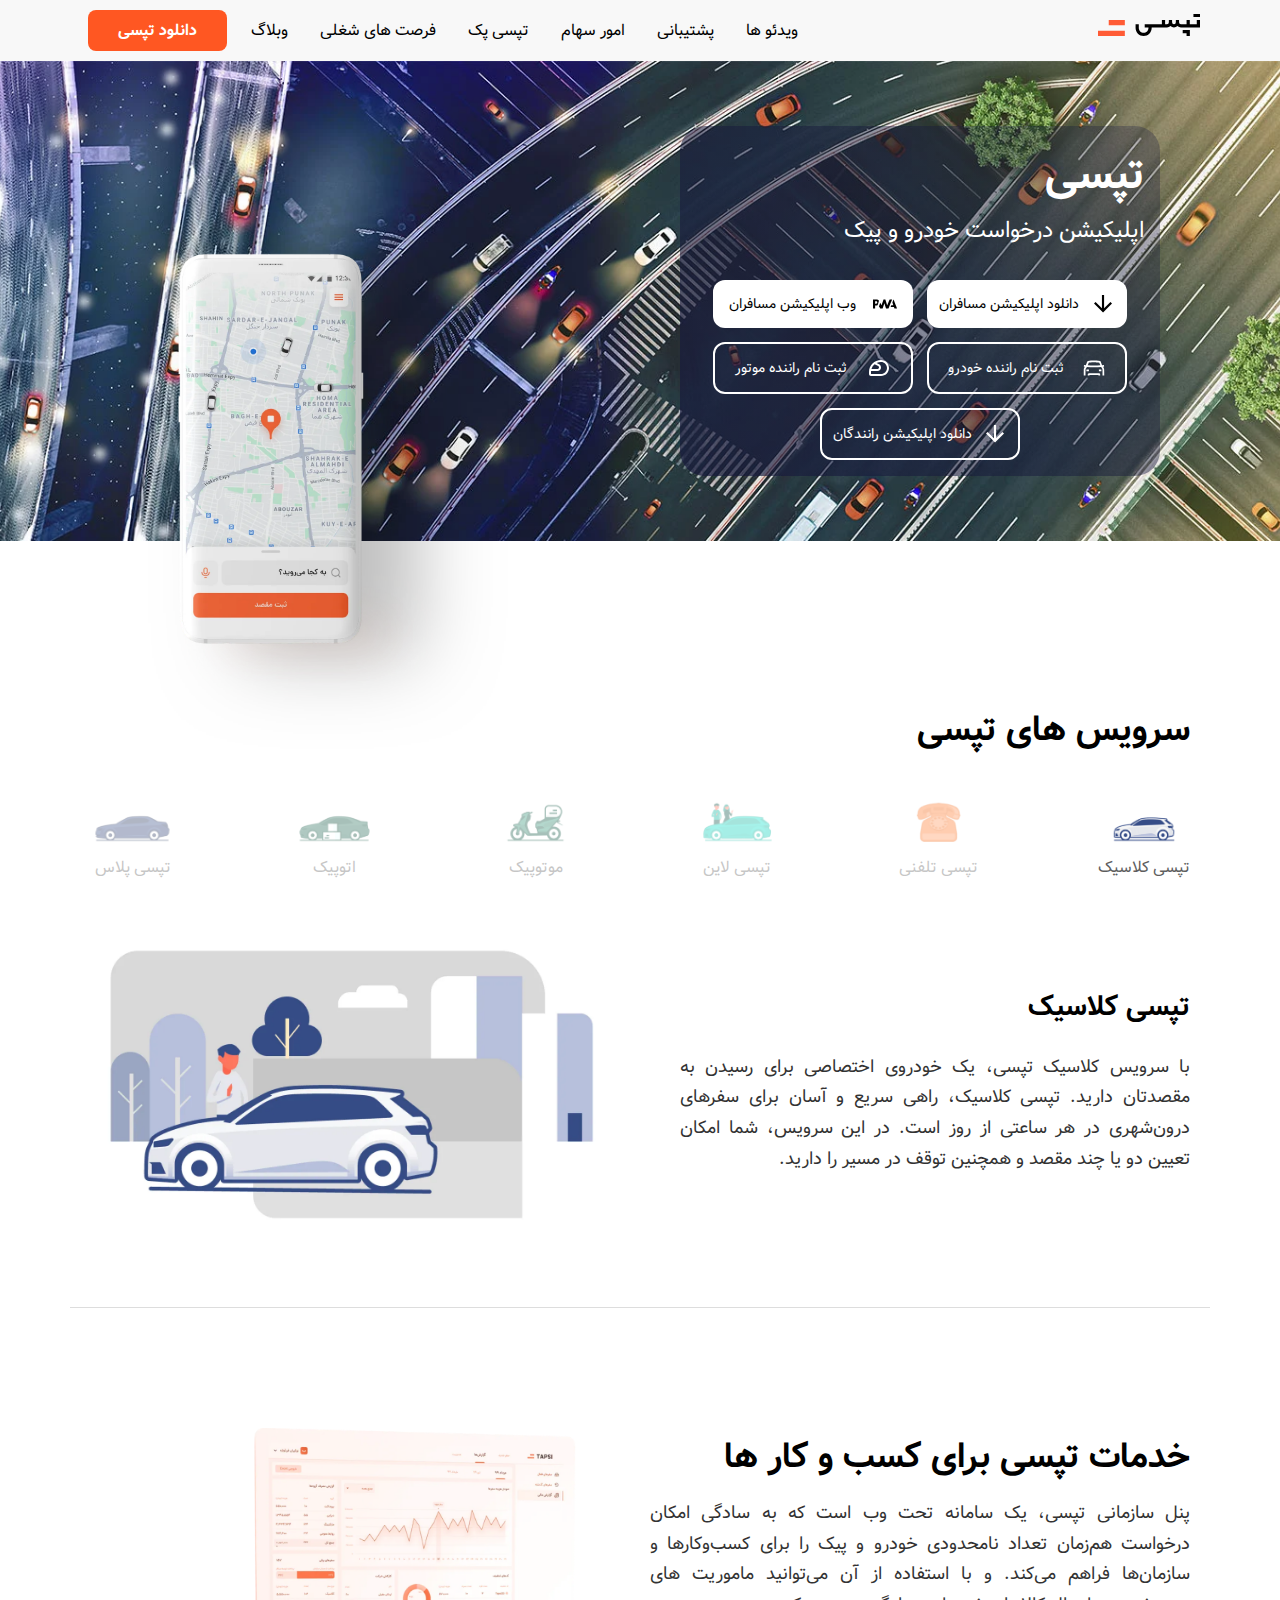
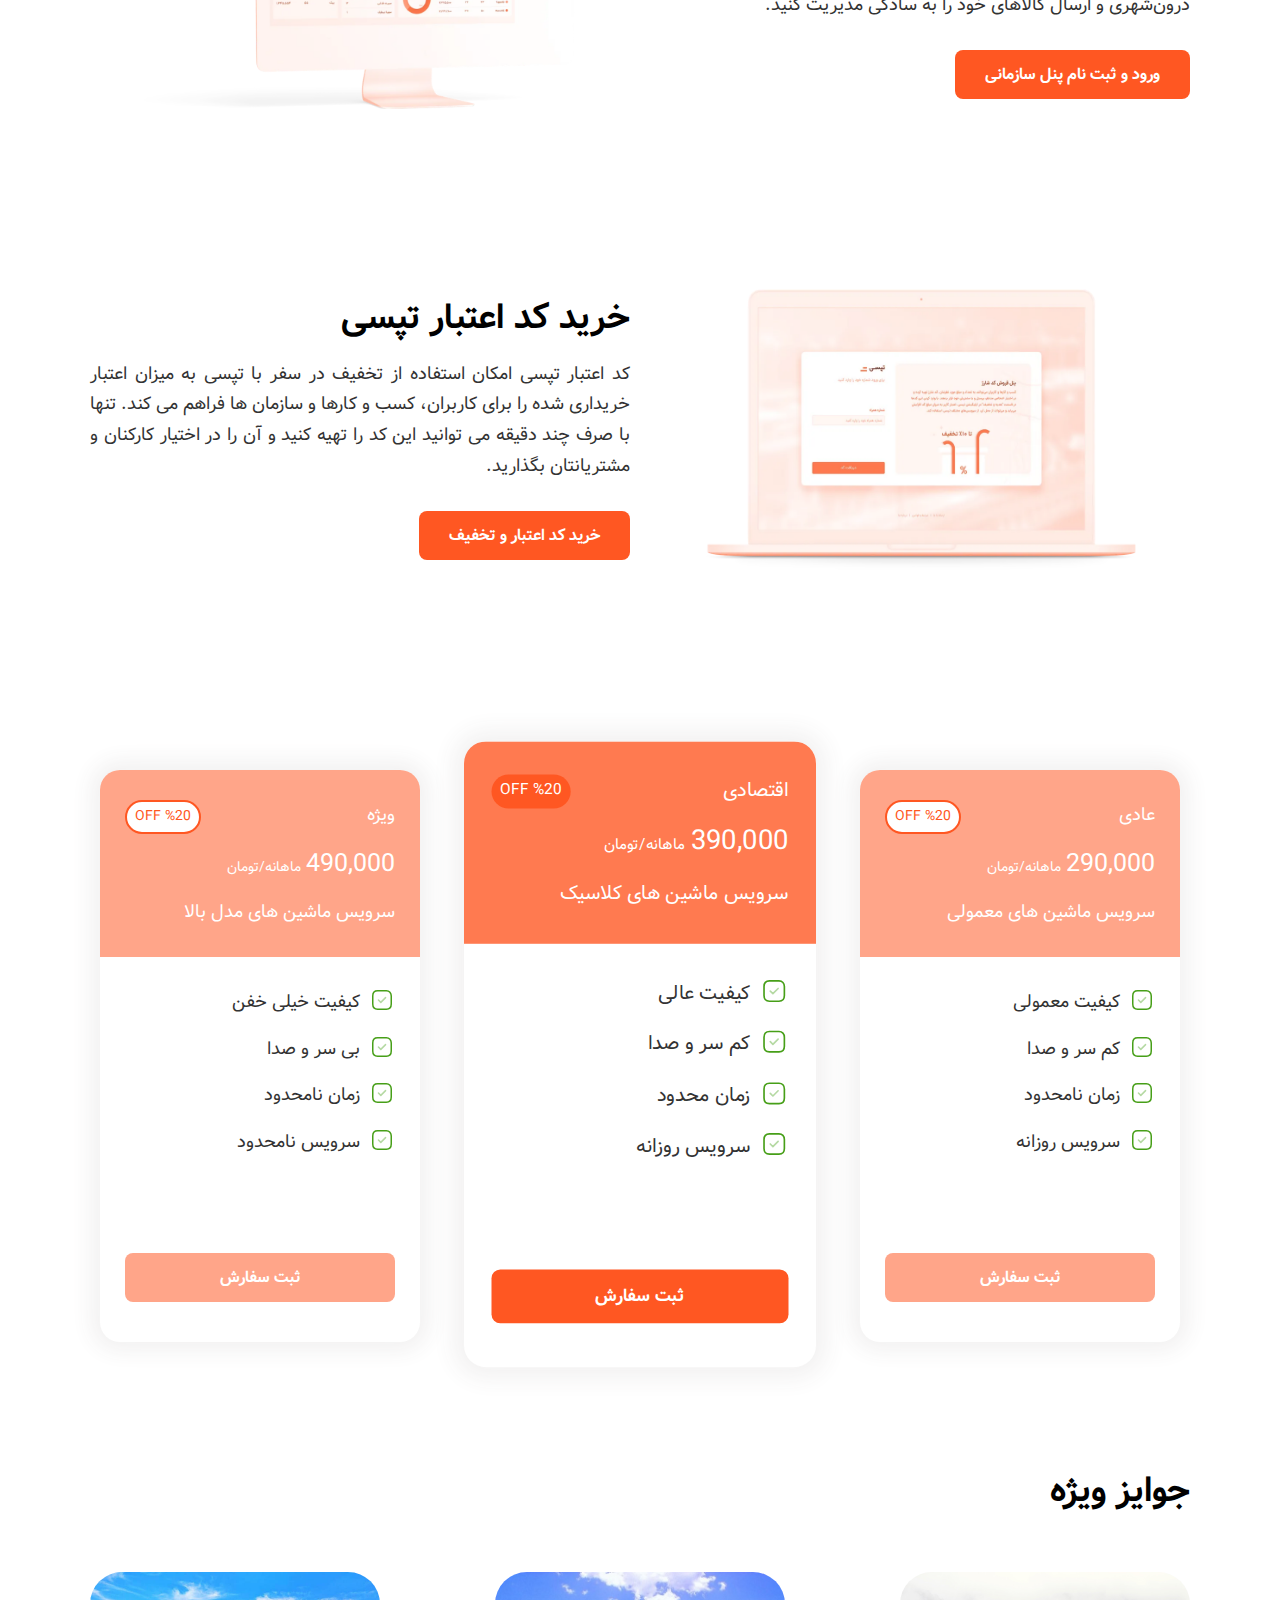
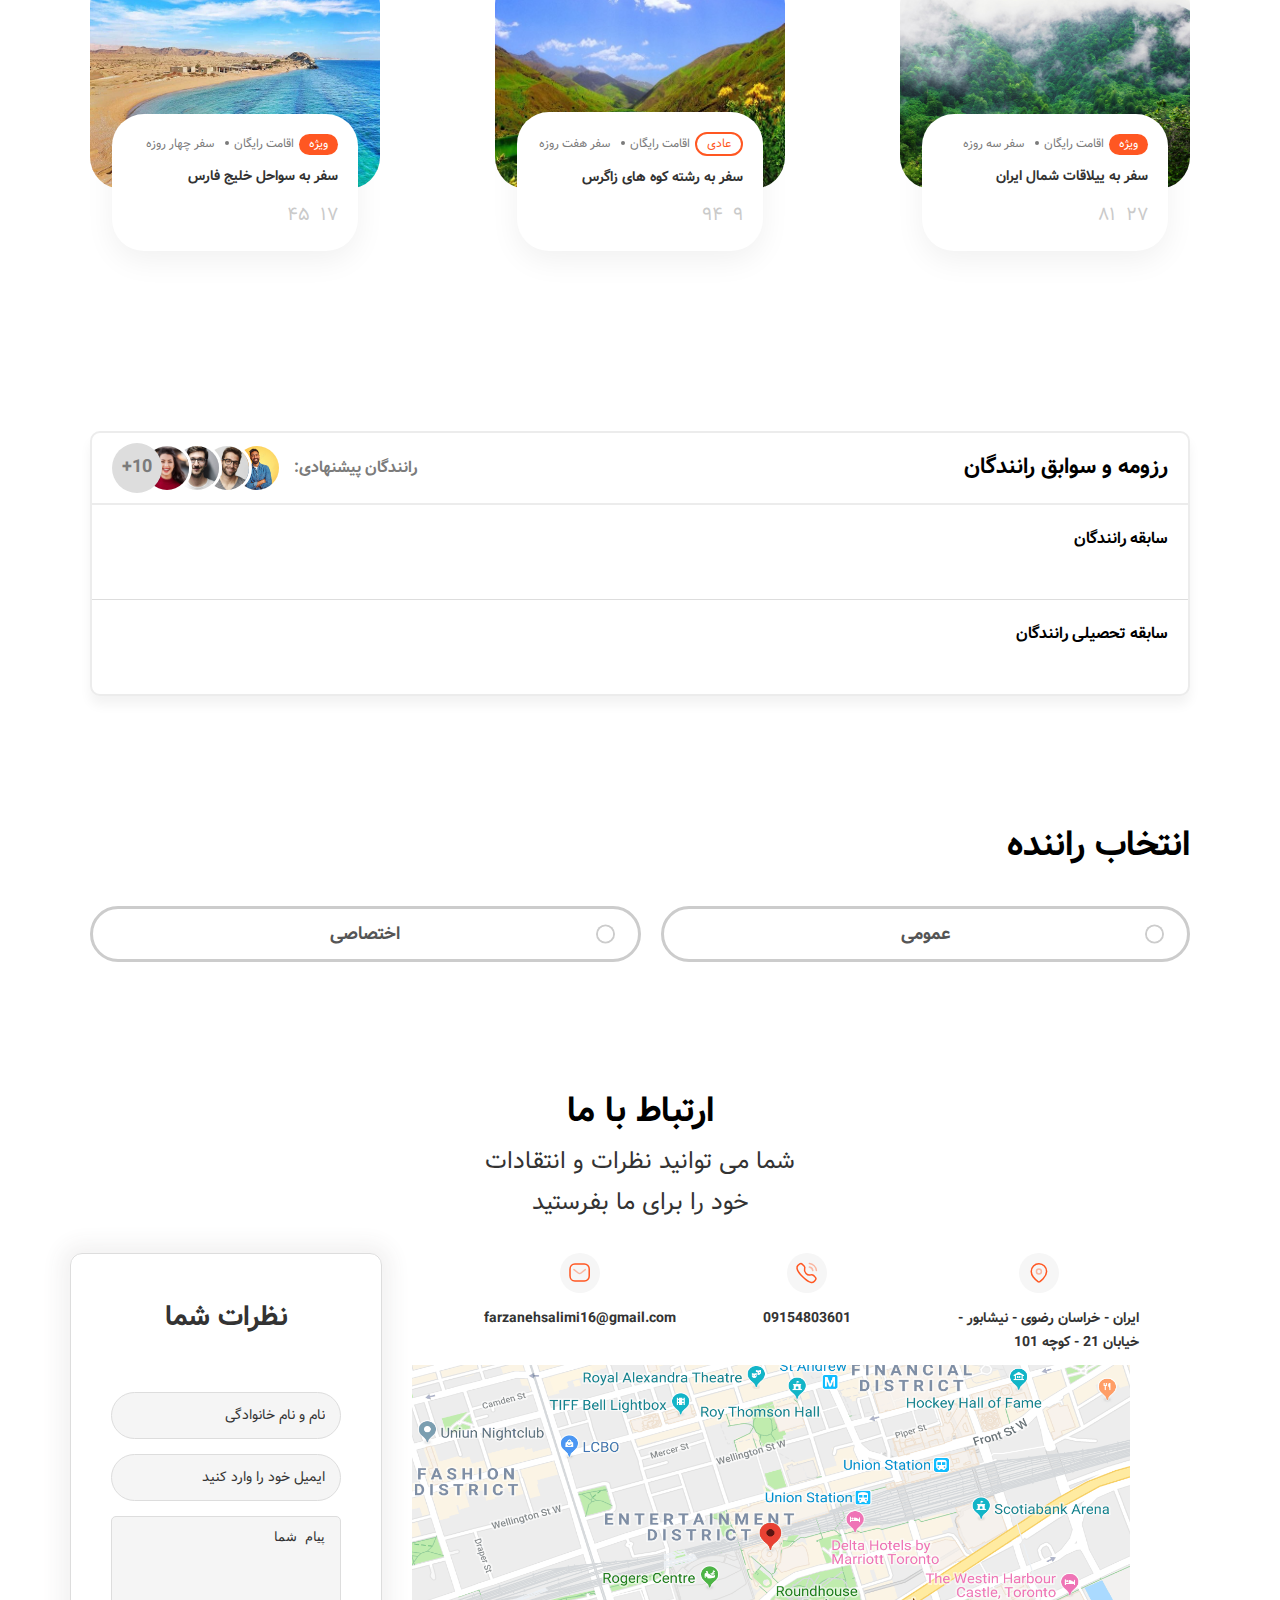
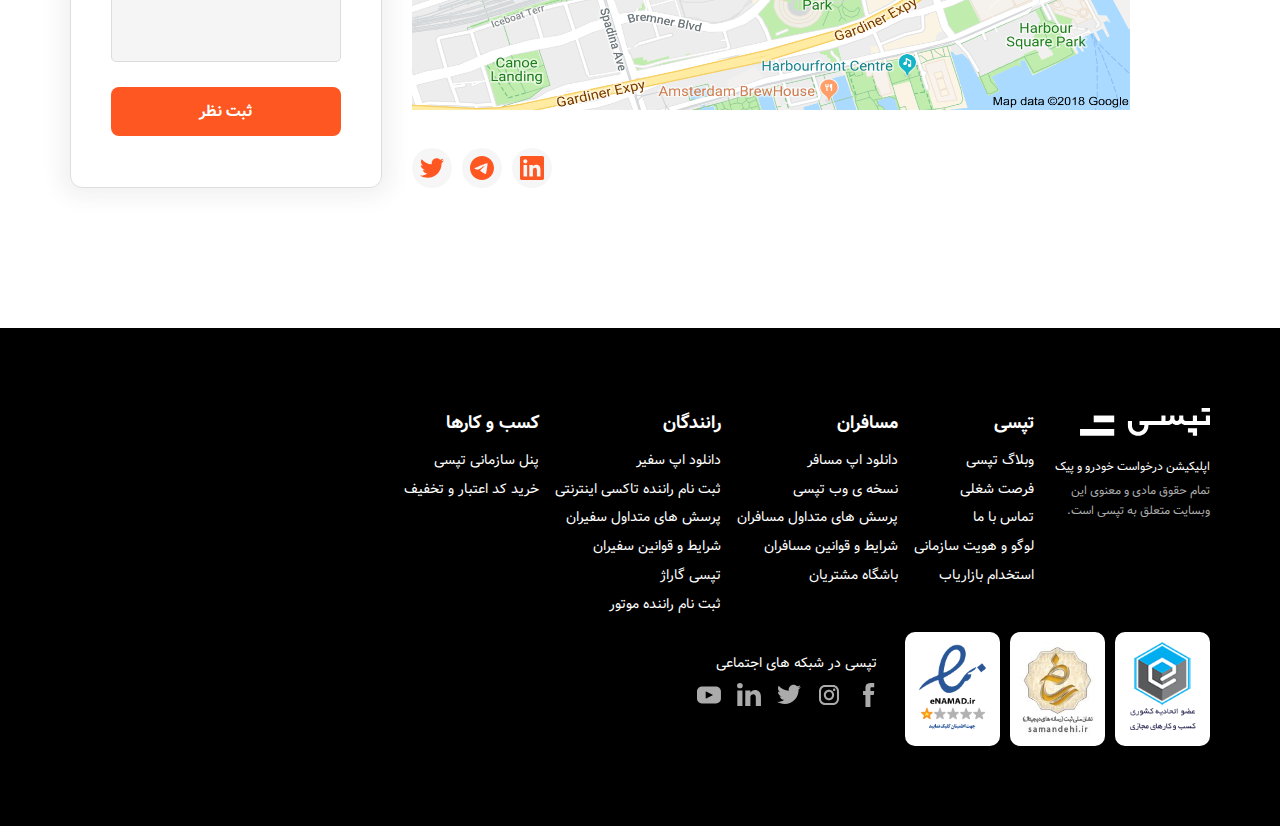
<file: index.html>
<!DOCTYPE html>
<html lang="en" dir="rtl">
  <head>
    <meta charset="UTF-8" />
    <meta name="viewport" content="width=device-width, initial-scale=1.0" />
    <link rel="icon" href="/src/assets/icons/Tapsi-Logo.svg" />
    <link rel="stylesheet" href="/src/styles/fonts.css" />
    <link rel="stylesheet" href="/src/styles/styles.css" />
    <title>Tapsi Demo | تاکسی اینترنتی تپسی</title>
    <meta
      name="description"
      content="این وبسایت توسط فرزانه سلیمی به عنوان تمرین مباحث پایه ای وب ( Html, Css, Js ) آماده شده است"
    />
    <link
      rel="stylesheet"
      href="https://cdnjs.cloudflare.com/ajax/libs/font-awesome/6.0.0-beta2/css/all.min.css"
      integrity="sha512-YWzhKL2whUzgiheMoBFwW8CKV4qpHQAEuvilg9FAn5VJUDwKZZxkJNuGM4XkWuk94WCrrwslk8yWNGmY1EduTA=="
      crossorigin="anonymous"
      referrerpolicy="no-referrer"
    />
  </head>
  <body>
    <!-- navbar -->
    <header class="header">
      <nav class="nav container">
        <a href="#">
          <img src="/src/assets/icons/logo.svg" alt="Tapsi Logo" />
        </a>
        <div class="nav__toggler">
          <div class="bar bar-one"></div>
          <div class="bar bar-two"></div>
          <div class="bar bar-three"></div>
        </div>
        <ul class="list nav__items">
          <li class="nav__item"><a href="#">ویدئو ها</a></li>
          <li class="nav__item"><a href="#">پشتیبانی</a></li>
          <li class="nav__item"><a href="#">امور سهام</a></li>
          <li class="nav__item"><a href="#">تپسی پک</a></li>
          <li class="nav__item"><a href="#">فرصت های شغلی</a></li>
          <li class="nav__item"><a href="#">وبلاگ</a></li>
          <li class="nav__item nav__item--btn">
            <a href="#">
              <button class="btn btn--primary btn--nav">دانلود تپسی</button>
            </a>
          </li>
        </ul>
      </nav>
    </header>

    <!-- hero -->
    <section class="hero-main">
      <div class="hero__overlay-image container">
        <img
          class="hero__overlay-img"
          src="/src/assets/images/mockup-phone.webp"
          alt=""
        />
      </div>
      <div class="hero">
        <picture>
          <source
            srcset="/src/assets/images/banner.webp"
            type="image/webp"
            media="(min-width: 768px)"
          />
          <source
            srcset="/src/assets/images/banner-mobile.webp"
            type="image/webp"
            media="(max-width: 768px)"
          />
          <img
            class="banner-img"
            src="/src/assets/images/banner.webp"
            alt="banner"
          />
        </picture>

        <div class="hero__overlay-content-wrapper hero-wrapper container">
          <div class="hero__overlay-content intro-btn">
            <h1>تپسی</h1>
            <h2>اپلیکیشن درخواست خودرو و پیک</h2>
            <div class="hero__overlay-content__btn intro-wrapper">
              <button class="btn btn--white">
                <img
                  class="icon"
                  src="/src/assets/icons/download-icon-black.svg"
                  alt="download-icon"
                />
                <p>دانلود اپلیکیشن مسافران</p>
              </button>
              <button class="btn btn--white">
                <img
                  class="icon"
                  src="/src/assets/icons/pwa-icon.svg"
                  alt="pwa-icon"
                />
                <p>وب اپلیکیشن مسافران</p>
              </button>
              <button class="btn btn--bgc-none">
                <img
                  class="icon"
                  src="/src/assets/icons/driver-icon.svg"
                  alt="driver-icon"
                />

                <p>ثبت نام راننده خودرو</p>
              </button>
              <button class="btn btn--bgc-none">
                <img
                  class="icon"
                  src="/src/assets/icons/motorcycle-rider-icon.svg"
                  alt="motorcycle-rider-icon"
                />
                <p>ثبت نام راننده موتور</p>
              </button>
              <button class="btn btn--bgc-none">
                <img
                  class="icon"
                  src="/src/assets/icons/download-icon-white.svg"
                  alt="download-icon"
                />
                <p>دانلود اپلیکیشن رانندگان</p>
              </button>
            </div>
          </div>
        </div>
      </div>
    </section>

    <!-- services -->
    <section class="services container block">
      <div class="services__section">
        <h2>سرویس های تپسی</h2>
        <div class="services__tabs">
          <a class="tab active" data-tab-target="nav-classic-tab">
            <img
              src="/src/assets/images/tapsi-classic.png"
              alt="tapsi-classic"
            />
            <span>تپسی کلاسیک</span>
          </a>
          <a class="tab" data-tab-target="nav-tel-tab">
            <img src="/src/assets/images/tapsi-tel.png" alt="tapsi-tel" />
            <span> تپسی تلفنی</span>
          </a>
          <a class="tab" data-tab-target="nav-line-tab">
            <img src="/src/assets/images/tapsi-line.png" alt="tapsi-line" />
            <span>تپسی لاین</span>
          </a>
          <a class="tab" data-tab-target="nav-motopeyk-tab">
            <img src="/src/assets/images/motopeyk.png" alt="motopeyk" />
            <span>موتوپیک</span>
          </a>
          <a class="tab" data-tab-target="nav-autopeyk-tab">
            <img src="/src/assets/images/autopeyk.png" alt="autopeyk" />
            <span>اتوپیک</span>
          </a>
          <a class="tab" data-tab-target="nav-plus-tab">
            <img src="/src/assets/images/tapsi-plus.png" alt="tapsi-plus" />
            <span>تپسی پلاس</span>
          </a>
        </div>

        <div class="container">
          <div class="tab-content active" id="nav-classic-tab">
            <div class="feature__img-con">
              <img
                class="feature__img"
                src="/src/assets/images/illus-classic.webp"
                alt="i-mac"
              />
            </div>

            <div class="feature__text-con">
              <h3 class="feature__title">تپسی کلاسیک</h3>
              <p class="feature__text">
                با سرویس کلاسیک تپسی، یک خودروی اختصاصی برای رسیدن به مقصدتان
                دارید. تپسی کلاسیک، راهی سریع و آسان برای سفرهای درون‌شهری در هر
                ساعتی از روز است. در این سرویس، شما امکان تعیین دو یا چند مقصد و
                همچنین توقف در مسیر را دارید.
              </p>
            </div>
          </div>
          <div class="tab-content" id="nav-tel-tab">
            <div class="feature__img-con">
              <img
                class="feature__img"
                src="/src/assets/images/illus-tel.webp"
                alt="i-mac"
              />
            </div>
            <div class="feature__text-con">
              <h3 class="feature__title">تپسی تلفنی</h3>
              <p class="feature__text">
                سرویس تپسی تلفنی یا ۱۶۳۰، این امکان را به شما می‌دهد که بدون
                نیاز به اینترنت و اپلیکیشن، درخواست خودرو بدهید. این سرویس تاکسی
                تلفنی مناسب زمانی است که به هر دلیلی دسترسی به اینترنت یا
                اپلیکیشن ندارید. همچنین سرویس تلفنی تپسی، راه حلی مناسب برای
                افرادی است که کار کردن با اپلیکیشن‌های موبایلی برایشان راحت
                نیست.
              </p>
            </div>
          </div>
          <div class="tab-content" id="nav-line-tab">
            <div class="feature__img-con">
              <img
                class="feature__img"
                src="/src/assets/images/illus-line.webp"
                alt="i-mac"
              />
            </div>
            <div class="feature__text-con">
              <h3 class="feature__title">تپسی لاین</h3>
              <p class="feature__text">
                تپسی لاین سرویسی است که امکان سفر اشتراکی را برایتان فراهم
                می‌کند. در این سرویس شما با مسافر دیگری که هم‌مسیرتان است،
                هم‌سفر خواهید بود و هزینه سفرتان تقسیم می‌شود.
              </p>
            </div>
          </div>
          <div class="tab-content" id="nav-motopeyk-tab">
            <div class="feature__img-con">
              <img
                class="feature__img"
                src="/src/assets/images/illus-motopeyk.webp"
                alt="i-mac"
              />
            </div>
            <div class="feature__text-con">
              <h3 class="feature__title">موتوپیک</h3>
              <p class="feature__text">
                با استفاده از سرویس موتوپیک، بسته‌ها و مرسولاتتان با پیک موتور
                به مقصد ارسال می‌شوند. این سرویس مناسب زمانی است که می‌خواهید
                مرسوله سریع‌تر به مقصد برسد. در این سرویس، شما می‌توانید مسیر
                رسیدن مرسوله‌تان به مقصد را به صورت لحظه‌ای روی نقشه دنبال کنید.
              </p>
            </div>
          </div>
          <div class="tab-content" id="nav-autopeyk-tab">
            <div class="feature__img-con">
              <img
                class="feature__img"
                src="/src/assets/images/illus-autopeyk.webp"
                alt="i-mac"
              />
            </div>
            <div class="feature__text-con">
              <h3 class="feature__title">اتوپیک</h3>
              <p class="feature__text">
                اتوپیک سرویسی برای ارسال بسته‌های شما با خودرو است. این سرویس،
                برای زمانی مناسب است که بسته‌های شما، با موتور قابل ارسال نیستند
                و یا در حین جابجایی، نیاز به مراقبت بیشتری دارند. در این سرویس
                نیز امکان رصد لحظه ‌به لحظه موقعیت مکانی مرسوله تا زمان رسیدن به
                مقصد فراهم است.
              </p>
            </div>
          </div>
          <div class="tab-content" id="nav-plus-tab">
            <div class="feature__img-con">
              <img
                class="feature__img"
                src="/src/assets/images/illus-plus.webp"
                alt="i-mac"
              />
            </div>

            <div class="feature__text-con">
              <h3 class="feature__title">تپسی پلاس</h3>
              <p class="feature__text">
                در سرویس پلاس تاکسی اینترنتی تپسی، خودرویی با مدل بالاتر و عمر
                کمتر، به دنبال شما خواهد آمد. همچنین، رانندگان این سرویس
                بالاترین امتیاز را از مسافران دریافت کرده‌اند. در این سرویس
                امکان تعیین چند مقصد یا توقف در حین سفر، وجود دارد.
              </p>
            </div>
          </div>
        </div>
      </div>
    </section>

    <!-- feature services -->
    <section class="feature container block">
      <div class="feature__img-con">
        <img
          class="feature__img"
          src="/src/assets/images/i-mac.png"
          alt="i-mac"
        />
      </div>

      <div class="feature__text-con">
        <h2 class="feature__title">خدمات تپسی برای کسب و کار ها</h2>
        <p class="feature__text">
          پنل سازمانی تپسی، یک سامانه تحت وب است که به سادگی امکان درخواست
          هم‌زمان تعداد نامحدودی خودرو و پیک را برای کسب‌وکارها و سازمان‌ها
          فراهم می‌کند. و با استفاده از آن می‌توانید ماموریت های درون‌شهری و
          ارسال کالاهای خود را به سادگی مدیریت کنید.
        </p>
        <button class="btn btn--primary">ورود و ثبت نام پنل سازمانی</button>
      </div>
    </section>

    <!-- feature charge -->
    <section class="feature feature--charge container block">
      <div class="feature__img-con">
        <img
          class="feature__img"
          src="/src/assets/images/macbook.webp"
          alt="macbook"
        />
      </div>

      <div class="feature__text-con">
        <h2 class="feature__title">خرید کد اعتبار تپسی</h2>
        <p class="feature__text">
          کد اعتبار تپسی امکان استفاده از تخفیف در سفر با تپسی به میزان اعتبار
          خریداری شده را برای کاربران، کسب و کارها و سازمان ها فراهم می کند.
          تنها با صرف چند دقیقه می توانید این کد را تهیه کنید و آن را در اختیار
          کارکنان و مشتریانتان بگذارید.
        </p>
        <button class="btn btn--primary">خرید کد اعتبار و تخفیف</button>
      </div>
    </section>

    <!-- plan -->
    <section class="plan-block container block">
      <div class="plan">
        <div class="card card--secondary">
          <header class="card__header">
            <div class="plan-intro">
              <span class="plan__name">عادی</span>
              <span class="badge badge--secondary">Off %20</span>
            </div>
            <span class="plan__price">290,000</span>
            <span class="plan__billing-cycle">ماهانه/تومان</span>
            <span class="plan__desc">سرویس ماشین های معمولی</span>
          </header>
          <div class="card__body">
            <ul class="list list--tick">
              <li class="list__item">کیفیت معمولی</li>
              <li class="list__item">کم سر و صدا</li>
              <li class="list__item">زمان نامحدود</li>
              <li class="list__item">سرویس روزانه</li>
            </ul>
            <button class="btn btn--secondary btn--block">ثبت سفارش</button>
          </div>
        </div>
      </div>
      <div class="plan plan--popular">
        <div class="card card--primary">
          <header class="card__header">
            <div class="plan-intro">
              <span class="plan__name">اقتصادی</span>
              <span class="badge badge--primary">Off %20</span>
            </div>
            <span class="plan__price">390,000</span>
            <span class="plan__billing-cycle">ماهانه/تومان</span>
            <span class="plan__desc">سرویس ماشین های کلاسیک</span>
          </header>
          <div class="card__body">
            <ul class="list list--tick">
              <li class="list__item">کیفیت عالی</li>
              <li class="list__item">کم سر و صدا</li>
              <li class="list__item">زمان محدود</li>
              <li class="list__item">سرویس روزانه</li>
            </ul>
            <button class="btn btn--primary btn--block">ثبت سفارش</button>
          </div>
        </div>
      </div>
      <div class="plan">
        <div class="card card--secondary">
          <header class="card__header">
            <div class="plan-intro">
              <span class="plan__name">ویژه</span>
              <span class="badge badge--secondary">Off %20</span>
            </div>
            <span class="plan__price">490,000</span>
            <span class="plan__billing-cycle">ماهانه/تومان</span>
            <span class="plan__desc">سرویس ماشین های مدل بالا</span>
          </header>
          <div class="card__body">
            <ul class="list list--tick">
              <li class="list__item">کیفیت خیلی خفن</li>
              <li class="list__item">بی سر و صدا</li>
              <li class="list__item">زمان نامحدود</li>
              <li class="list__item">سرویس نامحدود</li>
            </ul>
            <button class="btn btn--secondary btn--block">ثبت سفارش</button>
          </div>
        </div>
      </div>
    </section>

    <!-- travel section -->
    <section class="travel container block">
      <h2>جوایز ویژه</h2>
      <div class="travel__slides">
        <div class="travel__slide">
          <div class="travel__img">
            <img
              src="/src/assets/images/north-of-iran.jpg"
              alt="north-of-iran"
            />
          </div>
          <div class="travel__overlay">
            <div class="travel__overlay__header">
              <span class="badge badge--primary">ویژه</span>
              <ul class="list travel__list">
                <li>اقامت رایگان</li>
                <li id="travel__list">سفر سه روزه</li>
              </ul>
            </div>
            <h4>سفر به ییلاقات شمال ایران</h4>
            <div class="travel__overlay__icons">
              <div class="travel__overlay__icons__numbers">
                <div>
                  <i class="fas fa-heart icon"></i>
                  <span>٢٧</span>
                </div>

                <div><i class="far fa-eye icon"></i> <span>٨١</span></div>
              </div>
              <div class="travel__overlay__icons__holder">
                <i class="far fa-edit icon"></i>
                <i class="far fa-trash-alt icon"></i>
              </div>
            </div>
          </div>
        </div>

        <div class="travel__slide">
          <div class="travel__img">
            <img
              src="/src/assets/images/zagros-mountains.jpg"
              alt="zagros-mountains"
            />
          </div>
          <div class="travel__overlay">
            <div class="travel__overlay__header">
              <span class="badge badge--secondary">عادی</span>
              <ul class="list travel__list">
                <li>اقامت رایگان</li>
                <li id="travel__list">سفر هفت روزه</li>
              </ul>
            </div>
            <h4>سفر به رشته کوه های زاگرس</h4>
            <div class="travel__overlay__icons">
              <div class="travel__overlay__icons__numbers">
                <div>
                  <i class="fas fa-heart icon" style="color: orangered"></i>
                  <span>٩</span>
                </div>

                <div><i class="far fa-eye icon"></i> <span>٩۴</span></div>
              </div>
              <div class="travel__overlay__icons__holder">
                <i class="far fa-edit icon"></i>
                <i class="far fa-trash-alt icon"></i>
              </div>
            </div>
          </div>
        </div>

        <div class="travel__slide">
          <div class="travel__img">
            <img src="/src/assets/images/persian-gulf.jpg" alt="desert" />
          </div>
          <div class="travel__overlay">
            <div class="travel__overlay__header">
              <span class="badge badge--primary">ویژه</span>
              <ul class="list travel__list">
                <li>اقامت رایگان</li>
                <li id="travel__list">سفر چهار روزه</li>
              </ul>
            </div>
            <h4>سفر به سواحل خلیج فارس</h4>
            <div class="travel__overlay__icons">
              <div class="travel__overlay__icons__numbers">
                <div>
                  <i class="fas fa-heart icon"></i>
                  <span>١٧</span>
                </div>

                <div><i class="far fa-eye icon"></i> <span>۴۵</span></div>
              </div>
              <div class="travel__overlay__icons__holder">
                <i class="far fa-edit icon"></i>
                <i class="far fa-trash-alt icon"></i>
              </div>
            </div>
          </div>
        </div>
      </div>
    </section>

    <!-- accordion -->
    <section class="accordion-section container block">
      <div class="accordion__wrapper">
        <div class="accordion__intro">
          <h2>رزومه و سوابق رانندگان</h2>
          <div>
            <div class="avatar-group">
              <span class="avatar-title">رانندگان پیشنهادی:</span>
              <div class="avatar">
                <img src="/src/assets/images/avatar-4.jpg" alt="avatar-3" />
              </div>
              <div class="avatar">
                <img src="/src/assets/images/avatar-3.jpg" alt="avatar-3" />
              </div>
              <div class="avatar">
                <img src="/src/assets/images/avatar-2.jpeg" alt="avatar-2" />
              </div>
              <div class="avatar">
                <img src="/src/assets/images/avatar-1.jpg" alt="avatar-1" />
              </div>
              <div class="hidden-avatars">10+</div>
            </div>
          </div>
        </div>

        <div class="accordion accordion-one">
          <header class="accordion__header">
            <h3 class="accordion__heading">سابقه رانندگان</h3>
            <span class="">
              <i class="fas fa-chevron-circle-down icon"></i>
            </span>
          </header>
          <div class="accordion__content">
            لورم ایپسوم متن ساختگی با تولید سادگی نامفهوم از صنعت چاپ، و با
            استفاده از طراحان گرافیک است، چاپگرها و متون بلکه روزنامه و مجله در
            ستون و سطرآنچنان که لازم است، و برای شرایط فعلی تکنولوژی مورد نیاز،
            و کاربردهای متنوع با هدف بهبود ابزارهای کاربردی می باشد، کتابهای
            زیادی در شصت و سه درصد گذشته حال و آینده، شناخت فراوان جامعه و
            متخصصان را می طلبد.
          </div>
        </div>

        <div class="accordion accordion-two">
          <header class="accordion__header">
            <h3 class="accordion__heading">سابقه تحصیلی رانندگان</h3>
            <span class="">
              <i class="fas fa-chevron-circle-down icon"></i>
            </span>
          </header>
          <div class="accordion__content">
            لورم ایپسوم متن ساختگی با تولید سادگی نامفهوم از صنعت چاپ، و با
            استفاده از طراحان گرافیک است، چاپگرها و متون بلکه روزنامه و مجله در
            ستون و سطرآنچنان که لازم است، و برای شرایط فعلی تکنولوژی مورد نیاز،
            و کاربردهای متنوع با هدف بهبود ابزارهای کاربردی می باشد، کتابهای
            زیادی در شصت و سه درصد گذشته حال و آینده، شناخت فراوان جامعه و
            متخصصان را می طلبد.
          </div>
        </div>
      </div>
    </section>

    <!-- radio button -->
    <section class="radio-button container block">
      <h2>انتخاب راننده</h2>
      <div class="select-type">
        <div class="select-control">
          <input type="radio" name="driver" id="public" />
          <label for="public">عمومی</label>
        </div>

        <div class="select-control">
          <input type="radio" name="driver" id="private" />
          <label for="private">اختصاصی</label>
        </div>
      </div>
    </section>

    <!-- contact us -->
    <section class="contact-us-container block">
      <div class="contact-us-top-text">
        <h3 class="contact-us__title">ارتباط با ما</h3>
        <p class="contact-us__desc">
          شما می توانید نظرات و انتقادات خود را برای ما بفرستید
        </p>
      </div>

      <div class="contact-us container">
        <div class="contact-us__social">
          <span class="icon-container">
            <svg class="icon">
              <use xlink:href="/src/assets/icons/svg-sprite.svg#linkedin"></use>
            </svg>
          </span>

          <span class="icon-container">
            <svg class="icon">
              <use xlink:href="/src/assets/icons/svg-sprite.svg#telegram"></use>
            </svg>
          </span>

          <span class="icon-container">
            <svg class="icon">
              <use xlink:href="/src/assets/icons/svg-sprite.svg#twitter"></use>
            </svg>
          </span>
        </div>

        <div class="contact-us__icons">
          <div class="icon-holder">
            <span class="icon-container">
              <svg class="icon">
                <use
                  xlink:href="/src/assets/icons/svg-sprite.svg#Location"
                ></use>
              </svg>
            </span>
            <span class="icon__text">
              ایران - خراسان رضوی - نیشابور - خیابان 21 - کوچه 101
            </span>
          </div>

          <div class="icon-holder">
            <span class="icon-container">
              <svg class="icon">
                <use
                  xlink:href="/src/assets/icons/svg-sprite.svg#Calling"
                ></use>
              </svg>
            </span>
            <span class="icon__text">09154803601</span>
          </div>

          <div class="icon-holder">
            <span class="icon-container">
              <svg class="icon">
                <use
                  xlink:href="/src/assets/icons/svg-sprite.svg#Message"
                ></use>
              </svg>
            </span>
            <span class="icon__text">farzanehsalimi16@gmail.com</span>
          </div>
        </div>

        <div class="contact-us__form">
          <h4>نظرات شما</h4>
          <form>
            <input type="text" placeholder="نام و نام خانوادگی" />
            <input type="email" placeholder="ایمیل خود را وارد کنید" />
            <textarea name="" id="" cols="20" rows="8">پیام شما</textarea>
            <button class="btn btn--primary" type="submit">ثبت نظر</button>
          </form>
        </div>

        <div class="contact-us__map">
          <img
            class="contact-us__map__img"
            src="/src/assets/images/map.png"
            alt="map"
          />
        </div>
      </div>
    </section>

    <!-- footer -->
    <footer class="footer-container block">
      <div class="footer container">
        <div class="footer__item footer__item--logo">
          <a class="footer__logo"
            ><img src="/src/assets/icons/Tapsi-white.svg" alt="Tapsi Logo"
          /></a>
          <span class="footer__title">اپلیکیشن درخواست خودرو و پیک</span>
          <p class="footer__copy-right">
            تمام حقوق مادی و معنوی این وبسایت متعلق به تپسی است.
          </p>
        </div>
        <div class="footer__item">
          <h6>تپسی</h6>
          <a href="#">وبلاگ تپسی</a>
          <a href="#">فرصت شغلی</a>
          <a href="#">تماس با ما</a>
          <a href="#">لوگو و هویت سازمانی</a>
          <a href="#">استخدام بازاریاب</a>
        </div>
        <div class="footer__item">
          <h6>مسافران</h6>
          <a href="#">دانلود اپ مسافر</a>
          <a href="#">نسخه ی وب تپسی</a>
          <a href="#">پرسش های متداول مسافران</a>
          <a href="#">شرایط و قوانین مسافران</a>
          <a href="#">باشگاه مشتریان</a>
        </div>
        <div class="footer__item">
          <h6>رانندگان</h6>
          <a href="#">دانلود اپ سفیر</a>
          <a href="#">ثبت نام راننده تاکسی اینترنتی</a>
          <a href="#">پرسش های متداول سفیران</a>
          <a href="#">شرایط و قوانین سفیران</a>
          <a href="#">تپسی گاراژ</a>
          <a href="#">ثبت نام راننده موتور</a>
        </div>
        <div class="footer__item">
          <h6>کسب و کارها</h6>
          <a href="#">پنل سازمانی تپسی</a>
          <a href="#">خرید کد اعتبار و تخفیف</a>
        </div>

        <div class="footer__item enemad">
          <div class="footer__enemad">
            <img src="/src/assets/images/enemad.png" alt="enemad" />
          </div>
          <div class="footer__enemad">
            <img
              src="/src/assets/images/neshan-meli-sabt.jpg"
              alt="neshan-meli-sabt"
            />
          </div>
          <div class="footer__enemad">
            <img src="/src/assets/images/enemad.ir.png" alt="enemad.ir" />
          </div>
        </div>

        <p class="footer__copy-right-mobile">
          تمام حقوق مادی و معنوی این وبسایت متعلق به تپسی است.
        </p>
        <div class="footer__social">
          <span class="footer__social__title">تپسی در شبکه های اجتماعی</span>
          <div class="footer__social-icons">
            <span class="icon-container">
              <svg
                class="icon"
                width="10"
                height="20"
                viewBox="0 0 10 20"
                fill="currentColor"
                xmlns="http://www.w3.org/2000/svg"
              >
                <path
                  d="M2.04623 3.865V6.613H0.0322266V9.973H2.04623V19.959H6.18023V9.974H8.95523C8.95523 9.974 9.21523 8.363 9.34123 6.601H6.19723V4.303C6.19723 3.96 6.64723 3.498 7.09323 3.498H9.34723V0H6.28323C1.94323 0 2.04623 3.363 2.04623 3.865Z"
                />
              </svg>
            </span>

            <span class="icon-container">
              <svg
                class="icon"
                width="24"
                height="24"
                viewBox="0 0 24 24"
                fill="currentColor"
                xmlns="http://www.w3.org/2000/svg"
              >
                <path
                  d="M16.017 2H7.947C6.37015 2.00185 4.85844 2.62914 3.74353 3.74424C2.62862 4.85933 2.00159 6.37115 2 7.948L2 16.018C2.00185 17.5948 2.62914 19.1066 3.74424 20.2215C4.85933 21.3364 6.37115 21.9634 7.948 21.965H16.018C17.5948 21.9631 19.1066 21.3359 20.2215 20.2208C21.3364 19.1057 21.9634 17.5938 21.965 16.017V7.947C21.9631 6.37015 21.3359 4.85844 20.2208 3.74353C19.1057 2.62862 17.5938 2.00159 16.017 2V2ZM19.957 16.017C19.957 16.5344 19.8551 17.0468 19.6571 17.5248C19.4591 18.0028 19.1689 18.4371 18.803 18.803C18.4371 19.1689 18.0028 19.4591 17.5248 19.6571C17.0468 19.8551 16.5344 19.957 16.017 19.957H7.947C6.90222 19.9567 5.90032 19.5415 5.16165 18.8026C4.42297 18.0638 4.008 17.0618 4.008 16.017V7.947C4.00827 6.90222 4.42349 5.90032 5.16235 5.16165C5.90122 4.42297 6.90322 4.008 7.948 4.008H16.018C17.0628 4.00827 18.0647 4.42349 18.8034 5.16235C19.542 5.90122 19.957 6.90322 19.957 7.948V16.018V16.017Z"
                />
                <path
                  d="M11.9818 6.81885C10.6133 6.82096 9.30136 7.36563 8.33372 8.33345C7.36609 9.30127 6.82168 10.6133 6.81982 11.9818C6.82141 13.3508 7.36585 14.6632 8.33372 15.6312C9.3016 16.5993 10.6139 17.144 11.9828 17.1458C13.3519 17.1443 14.6645 16.5997 15.6326 15.6316C16.6007 14.6635 17.1452 13.3509 17.1468 11.9818C17.1447 10.6129 16.5998 9.30073 15.6315 8.33304C14.6633 7.36535 13.3507 6.82117 11.9818 6.81985V6.81885ZM11.9818 15.1378C11.1451 15.1378 10.3426 14.8054 9.7509 14.2138C9.15922 13.6221 8.82682 12.8196 8.82682 11.9828C8.82682 11.1461 9.15922 10.3436 9.7509 9.75193C10.3426 9.16025 11.1451 8.82785 11.9818 8.82785C12.8186 8.82785 13.6211 9.16025 14.2127 9.75193C14.8044 10.3436 15.1368 11.1461 15.1368 11.9828C15.1368 12.8196 14.8044 13.6221 14.2127 14.2138C13.6211 14.8054 12.8186 15.1378 11.9818 15.1378Z"
                />
                <path
                  d="M17.1559 8.09509C17.8391 8.09509 18.3929 7.54127 18.3929 6.85809C18.3929 6.17492 17.8391 5.62109 17.1559 5.62109C16.4728 5.62109 15.9189 6.17492 15.9189 6.85809C15.9189 7.54127 16.4728 8.09509 17.1559 8.09509Z"
                />
              </svg>
            </span>

            <span class="icon-container">
              <svg
                class="icon"
                width="20"
                height="17"
                viewBox="0 0 20 17"
                fill="currentColor"
                xmlns="http://www.w3.org/2000/svg"
              >
                <path
                  d="M20 1.90716C19.2504 2.23454 18.4565 2.4492 17.644 2.54416C18.4968 2.0434 19.138 1.24927 19.448 0.310164C18.64 0.780492 17.7587 1.11177 16.841 1.29016C16.4545 0.88537 15.9897 0.563551 15.4748 0.344342C14.9598 0.125133 14.4056 0.0131294 13.846 0.0151639C11.58 0.0151639 9.743 1.82516 9.743 4.05516C9.743 4.37116 9.779 4.68016 9.849 4.97516C8.22358 4.89786 6.63212 4.48257 5.17617 3.7558C3.72022 3.02903 2.43176 2.00674 1.393 0.754164C1.02883 1.36857 0.837415 2.06994 0.839 2.78416C0.839697 3.45213 1.00683 4.10939 1.32529 4.69656C1.64375 5.28372 2.1035 5.78228 2.663 6.14716C2.01248 6.12616 1.37602 5.95249 0.805 5.64016V5.69016C0.805 7.64816 2.22 9.28116 4.095 9.65316C3.74261 9.74666 3.37958 9.79406 3.015 9.79416C2.75 9.79416 2.493 9.76916 2.242 9.71916C2.51008 10.5271 3.02311 11.2315 3.70982 11.7345C4.39653 12.2375 5.22284 12.5142 6.074 12.5262C4.61407 13.6507 2.82182 14.2582 0.979 14.2532C0.647 14.2532 0.321 14.2332 0 14.1972C1.88125 15.3879 4.06259 16.0184 6.289 16.0152C13.836 16.0152 17.962 9.85816 17.962 4.51916L17.948 3.99616C18.7529 3.42983 19.4481 2.72201 20 1.90716Z"
                />
              </svg>
            </span>

            <span class="icon-container">
              <svg
                class="icon"
                width="20"
                height="20"
                viewBox="0 0 20 20"
                fill="none"
                xmlns="http://www.w3.org/2000/svg"
              >
                <path
                  d="M19.959 11.7189V19.0979H15.681V12.2129C15.681 10.4829 15.062 9.30288 13.514 9.30288C12.332 9.30288 11.628 10.0989 11.319 10.8679C11.206 11.1429 11.177 11.5259 11.177 11.9109V19.0979H6.897C6.897 19.0979 6.955 7.43788 6.897 6.22888H11.177V8.05288L11.149 8.09488H11.177V8.05288C11.745 7.17788 12.76 5.92688 15.033 5.92688C17.848 5.92688 19.959 7.76688 19.959 11.7189ZM2.421 0.0258789C0.958 0.0258789 0 0.985879 0 2.24888C0 3.48388 0.93 4.47288 2.365 4.47288H2.393C3.886 4.47288 4.813 3.48388 4.813 2.24888C4.787 0.985879 3.887 0.0258789 2.422 0.0258789H2.421ZM0.254 19.0979H4.532V6.22888H0.254V19.0979Z"
                  fill="currentColor"
                />
              </svg>
            </span>

            <span class="icon-container">
              <svg
                class="icon"
                width="20"
                height="14"
                viewBox="0 0 20 14"
                fill="none"
                xmlns="http://www.w3.org/2000/svg"
              >
                <path
                  d="M15.812 0.0171133H4.145C1.855 0.0171133 0 1.85211 0 4.11611V9.88411C0 12.1481 1.856 13.9841 4.145 13.9841H15.812C18.102 13.9841 19.957 12.1481 19.957 9.88411V4.11611C19.957 1.85211 18.101 0.0161133 15.812 0.0161133V0.0171133ZM13.009 7.28011L7.552 9.85511C7.51872 9.87114 7.48192 9.87848 7.44503 9.87647C7.40815 9.87445 7.37237 9.86313 7.34103 9.84357C7.3097 9.82401 7.28382 9.79684 7.2658 9.76459C7.24779 9.73234 7.23822 9.69605 7.238 9.65911V4.35011C7.23867 4.31299 7.24872 4.27663 7.26722 4.24444C7.28573 4.21224 7.31208 4.18526 7.34382 4.16599C7.37556 4.14673 7.41167 4.13581 7.44877 4.13425C7.48587 4.1327 7.52276 4.14057 7.556 4.15711L13.014 6.89211C13.0504 6.91024 13.0809 6.93826 13.102 6.97294C13.1232 7.00762 13.1341 7.04756 13.1336 7.08818C13.1331 7.1288 13.1211 7.16845 13.0991 7.20258C13.077 7.2367 13.0458 7.26392 13.009 7.28111V7.28011Z"
                  fill="currentColor"
                />
              </svg>
            </span>
          </div>
        </div>
      </div>
    </footer>

    <script src="/src/js/navbar.js"></script>
    <script src="/src/js/services.js"></script>
    <script src="/src/js/accordion.js"></script>
  </body>
</html>
</file>
<file: src/styles/fonts.css>
@font-face {
  font-family: "vazir";
  font-weight: 400;
  font-style: normal;
  src: url("/src/assets/fonts/Vazir.woff") format("woff");
}

@font-face {
  font-family: "vazir";
  font-weight: 700;
  font-style: normal;
  src: url("/src/assets/fonts/Vazir-Bold.woff") format("woff");
}

body,
button,
input {
  font-family: "vazir";
}
</file>
<file: src/styles/styles.css>
/* reset */
*,
*::before,
*::after {
  box-sizing: border-box;
  margin: 0;
  padding: 0;
}

/* root variable */
:root {
  --color-primary: #ff5722;
  --color-secondary: #ff7a50;
  --color-secondary-light: #ffa589;
  --color-navbar: #f8f8f8;
  --color-body: #333333;
  --color-white: #fff;
  --color-black: #000;
}

html {
  font-size: 62.5%;
}

body {
  color: var(--color-body);
  font-size: 1.4rem;
  line-height: 1.7;
}

h1,
h2,
h3 {
  color: var(--color-black);
  font-weight: 700;
}
h1 {
  font-size: 2.5rem;
}
h2 {
  font-size: 2.2rem;
}

@media screen and (min-width: 1024px) {
  body {
    font-size: 1.8rem;
  }
  h1 {
    font-size: 5rem;
  }
  h2 {
    font-size: 3.5rem;
  }
}

/* buttons */
.btn {
  font-size: 1.4rem;
  font-weight: 700;
  cursor: pointer;
  outline: 0;
  border: 0;
  padding: 1.2rem;
  border-radius: 8px;
  margin: 1rem 0;
  white-space: nowrap;
  color: var(--color-white);
}
.btn--primary {
  background-color: var(--color-primary);
}
.btn--secondary {
  background-color: var(--color-secondary-light);
}
.btn--block {
  width: 100%;
}
.btn--primary:hover {
  background-color: #fe6d41;
}
.btn--secondary:hover {
  background-color: var(--color-secondary);
}

@media screen and (min-width: 1024px) {
  .btn {
    font-size: 1.6rem;
  }
}

/* badge */
.badge {
  display: inline-block;
  font-size: 1.2rem;
  border-radius: 32px;
  padding: 0.3rem 0.8rem;
  text-transform: uppercase;
}
.badge--primary {
  background-color: var(--color-primary);
  color: var(--color-white);
}
.badge--secondary {
  background-color: var(--color-white);
  color: var(--color-primary);
  border: 2px solid var(--color-primary);
}
@media screen and (min-width: 1024px) {
  .badge {
    font-size: 1.4rem;
  }
}

/* list */
.list {
  list-style: none;
  font-size: 1.6rem;
}
.list--tick .list__item::before {
  content: "";
  width: 20px;
  height: 20px;
  background: url(/src/assets/icons/Tick-Square.svg) no-repeat;
  padding-right: 2.5rem;
  margin-left: 1rem;
}
.list__item {
  margin-bottom: 1.6rem;
}
@media screen and (min-width: 1024px) {
  .list {
    font-size: 1.8rem;
  }
}

/* container */
.container {
  max-width: 1140px;
  margin: 0 auto;
}

/* plan */
.plan-block {
  display: grid;
  justify-content: center;
  grid-template-columns: repeat(auto-fit, minmax(250px, 320px));
  gap: 8rem 6rem;
}
.plan {
  transition: transform 0.3s ease-out;
}
.plan:hover {
  transform: scale(1.05);
}
.card {
  border-radius: 20px;
  overflow: hidden;
  box-shadow: 0 0 20px 10px hsla(0, 4%, 95%, 0.986);
}
.card__header,
.card__body {
  padding: 3rem 2.5rem;
}
.card__body .btn--block {
  margin-top: 8rem;
}
.card__header {
  color: var(--color-white);
  background-color: var(--color-secondary);
}
.card--primary .card__header {
  background-color: var(--color-secondary);
}
.card--secondary .card__header {
  background-color: var(--color-secondary-light);
}
.plan-intro {
  display: flex;
  justify-content: space-between;
  margin-bottom: 1rem;
}
.plan__price {
  font-size: 2.5rem;
}
.plan__billing-cycle {
  font-size: 1.4rem;
}
.plan__desc {
  display: block;
  margin-top: 1rem;
}
.plan--popular {
  transform: scale(1.1);
  /* transition: transform 0.3s ease-out; */
}
.plan--popular:hover {
  transform: scale(1.15);
}

/* feature */
.feature {
  display: flex;
  flex-direction: column;
  gap: 2rem;
  margin-top: 4rem;
}
.feature__title {
  font-size: 2.2rem;
  font-weight: bold;
  margin: 1rem 0;
}
.feature__text {
  font-size: 1.4rem;
  font-weight: 400;
  margin-bottom: 2rem;
  text-align: justify;
}
.feature .btn {
  padding: 1.2rem 3rem;
}
.feature__img-con {
  display: flex;
  justify-content: center;
}
.feature__img {
  max-width: 80%;
  height: auto;
}

@media screen and (min-width: 768px) {
  .feature {
    flex-direction: row;
    margin-top: 6rem;
  }
  .feature__img-con {
    flex: 1;
    order: 2;
  }
  .feature__img {
    width: 100%;
  }
  .feature__text-con {
    flex: 1;
  }
  .feature__title {
    font-size: 3.5rem;
    margin-top: 0;
  }
  .feature__text {
    font-size: 1.8rem;
    font-weight: 500;
  }
  .feature .btn {
    font-size: 1.6rem;
  }
  .feature--charge {
    flex-direction: row-reverse;
    margin-bottom: 8rem;
  }
}

/* contact-us */
.contact-us-container {
  display: grid;
  justify-items: center;
  gap: 3rem;
}
.contact-us-top-text {
  text-align: center;
  max-width: 340px;
}
.contact-us__title {
  font-size: 2.6rem;
  font-weight: 700;
}
.contact-us__desc {
  font-size: 2rem;
}
.contact-us {
  display: grid;
  max-width: 400px;
}
.contact-us__map {
  display: none;
}
.contact-us__social {
  display: flex;
  justify-content: center;
  gap: 1rem;
  margin-bottom: 2rem;
}
.contact-us__icons {
  display: flex;
  flex-direction: column;
  align-items: start;
  justify-content: space-evenly;
  gap: 1.6rem;
  margin-bottom: 2rem;
}
.icon-holder {
  display: flex;
  align-items: center;
  gap: 1.4rem;
}
.icon__text {
  max-width: 200px;
  font-size: 1.2rem;
}
.contact-us__form {
  display: flex;
  flex-direction: column;
  height: 100%;
  border: 1px solid #dddddd;
  border-radius: 12px;
  padding: 1.6rem;
  box-shadow: 0 0 20px 10px hsla(0, 4%, 95%, 0.986);
}
.contact-us__form h4 {
  font-size: 2.8rem;
  text-align: center;
  margin-bottom: 5rem;
}
.contact-us__form form {
  display: flex;
  flex-direction: column;
  justify-content: space-around;
}
.contact-us__form textarea,
input {
  cursor: pointer;
  resize: none;
  outline: 0;
  background-color: #f5f5f5;
  border: 1px solid #dddddd;
  margin-bottom: 1.5rem;
  padding: 1.2rem 1.5rem;
}
.contact-us__form input {
  border-radius: 40px;
}
.contact-us__form textarea {
  color: #333;
  border-radius: 5px;
}
::placeholder {
  color: #333;
  font-size: 1.4rem;
}
.contact-us__form textarea:hover,
input:hover {
  border: 1px solid var(--color-secondary);
}
.contact-us .icon-container:hover {
  background-color: #ddd;
}
@media screen and (min-width: 768px) {
  .contact-us {
    grid-template-areas:
      "icons form"
      "map form"
      "social form";
    grid-template-columns: 70fr 30fr;
    max-width: 1140px;
  }
  .contact-us__title {
    font-size: 3.5rem;
    font-weight: 700;
  }
  .contact-us__desc {
    font-size: 2.4rem;
  }
  .contact-us__form {
    grid-area: form;
    margin-right: 3rem;
    padding: 4rem;
  }
  .contact-us__social {
    grid-area: social;
    justify-content: end;
    margin-bottom: 0;
  }
  .contact-us__icons {
    grid-area: icons;
    flex-direction: row;
    margin-bottom: 1rem;
  }
  .icon-holder {
    flex-direction: column;
  }
  .contact-us__map {
    grid-area: map;
    display: block;
    text-align: end;
  }
  .contact-us__map__img {
    width: 90%;
    height: 90%;
  }
}
@media screen and (min-width: 1024px) {
  .icon__text {
    font-size: 1.4rem;
    font-weight: 600;
  }
}

/* icon */
.icon-container {
  cursor: pointer;
  width: 40px;
  height: 40px;
  display: flex;
  align-items: center;
  justify-content: center;
  background-color: #f6f6f6;
  border-radius: 100%;
}
.icon {
  width: 24px;
  height: 24px;
}

/* footer */
.footer-container {
  display: flex;
  justify-content: right;
  min-height: 380px;
  background-color: var(--color-black);
  color: var(--color-white);
}
.footer {
  display: flex;
  flex-direction: column;
}
.footer__logo {
  max-width: 130px;
}
.footer__title,
.footer__copy-right {
  font-size: 1.2rem;
}
.footer__copy-right {
  display: none;
  color: #acacac;
}
.footer__logo img {
  width: 100%;
}
.footer__item {
  margin-bottom: 3rem;
}
.footer__item h6 {
  font-size: 1.8rem;
  font-weight: bold;
  margin-bottom: 1rem;
}
.footer__item a {
  text-decoration: none;
  font-size: 1.4rem;
  color: var(--color-white);
  margin-bottom: 0.5rem;
  display: block;
}
.footer__item a:hover {
  color: var(--color-primary);
  transition: all 0.1s ease-out;
}
.enemad {
  display: flex;
  justify-content: space-between;
  gap: 1rem;
  margin: 1rem 0;
}
.footer__enemad {
  cursor: pointer;
  max-width: 95px;
  max-height: 114px;
  background-color: var(--color-white);
  border-radius: 10px;
  padding: 1rem 0.5rem;
}
.footer__enemad img {
  width: 100%;
  height: auto;
}
.footer__social {
  display: flex;
}
.footer__social__title {
  display: none;
}
.footer__social-icons {
  display: flex;
  gap: 2rem;
}
.footer__social-icons .icon-container {
  background-color: var(--color-black);
  color: #ababab;
}
.footer__social-icons .icon-container:hover {
  color: var(--color-primary);
}
.footer__copy-right-mobile {
  color: #acacac;
  display: block;
}
@media screen and (min-width: 768px) {
  .footer-container {
    display: flex;
    align-items: center;
    justify-content: center;
    margin-top: 8rem;
  }
  .footer {
    flex-direction: row;
    flex-wrap: wrap;
    margin: 2rem 1.4rem;
  }
  .footer__item--logo {
    width: 14%;
  }
  .footer__copy-right {
    display: block;
  }
  .footer__social {
    flex-direction: column;
    grid-column: 1 / -1;
    margin-top: 3rem;
  }
  .footer__social-icons {
    gap: 0;
    margin-bottom: 0;
  }
  .footer__social__title {
    display: block;
    margin-right: 1.2rem;
    font-size: 1.4rem;
  }
  .footer__item {
    margin-bottom: 0;
    margin-left: 1.6rem;
  }
  .footer__copy-right-mobile {
    display: none;
  }
}

/* navbar */
.header {
  background-color: var(--color-navbar);
}
.nav {
  display: flex;
  justify-content: space-between;
  align-items: center;
  flex-wrap: wrap;
  padding: 1rem 2rem;
}
.nav__items li {
  padding: 1rem 0rem;
}
.nav__items a {
  color: var(--color-black);
  text-decoration: none;
}
.nav__item a:hover {
  color: var(--color-primary);
}
.nav__items {
  width: 100%;
  display: flex;
  flex-direction: column;
  font-size: 1.6rem;
  max-height: 0;
  overflow: hidden;
  opacity: 0;
  transition: all 0.4s ease-out;
}
.nav__item--btn {
  display: none;
}
.nav.nav__expanded .nav__items {
  max-height: 100vh;
  opacity: 1;
}
@media screen and (min-width: 768px) {
  .nav {
    padding: 0 1rem;
  }
  .nav__items {
    width: auto;
    flex-direction: row;
    align-items: center;
    margin-top: 0;
    opacity: 1;
    max-height: 100%;
  }
  .nav__items li,
  .nav__items a {
    padding: 1rem 0.8rem;
  }
  .nav__toggler {
    display: none;
  }
}
@media screen and (min-width: 1024px) {
  .nav__item--btn li,
  .nav__item--btn a {
    padding: 0;
  }
  .nav__item--btn {
    display: block;
  }
  .btn--nav {
    margin: 0;
    padding: 0.8rem 3rem;
  }
  .btn--nav:hover {
    background-color: var(--color-primary);
    transform: scale(0.95);
    transition: all 0.2s ease-in-out;
  }
}

/* toggler */
.nav__toggler {
  cursor: pointer;
  -webkit-tap-highlight-color: transparent;
}
.bar {
  width: 25px;
  height: 3px;
  background-color: var(--color-black);
  margin: 5px 0;
  border-radius: 5px;
  transition: all 0.4s ease-out;
}
.nav.nav__expanded .bar-one {
  transform: rotate(-45deg) translate(-9px, 6px);
  margin: 8px 0;
}

.nav.nav__expanded .bar-two {
  opacity: 0;
  transform: translateX(-20px);
}

.nav.nav__expanded .bar-three {
  transform: rotate(45deg) translate(-8px, -8px);
  margin: 8px 0;
}

/* hero */
.hero-main {
  position: relative;
}
.hero {
  position: relative;
  width: 100%;
  height: 480px;
  overflow: hidden;
}
.banner-img {
  width: 100%;
  height: 100%;
  object-fit: cover;
}
.hero__overlay-content-wrapper {
  position: absolute;
  top: 0;
  right: 0;
  width: 100%;
  height: 480px;
  display: flex;
  justify-content: center;
  align-items: center;
}
.hero__overlay-content {
  display: flex;
  flex-direction: column;
  align-content: center;
  background-image: linear-gradient(
    51deg,
    rgba(23, 26, 60, 0.7) 5%,
    rgba(23, 26, 60, 0.3) 95%
  );
  border-radius: 25px;
  padding: 1.6rem;
  width: 270px;
}
.hero__overlay-content h1 {
  font-size: 2.4rem;
  font-weight: 700;
  color: var(--color-white);
}
.hero__overlay-content h2 {
  font-size: 1.4rem;
  font-weight: 400;
  color: var(--color-white);
  margin-bottom: 3rem;
}
.hero__overlay-content__btn {
  display: flex;
  flex-direction: column;
  align-items: center;
  flex-wrap: wrap;
  gap: 1.4rem;
  -webkit-tap-highlight-color: transparent;
}
.hero__overlay-content__btn button {
  display: flex;
  align-items: center;
  justify-content: space-evenly;
  font-size: 1.4rem;
  font-weight: 400;
  padding: 1.2rem;
  margin: 0;
}
.btn--white {
  background-color: var(--color-white);
  color: var(--color-black);
}
.btn--bgc-none {
  background-color: transparent;
  border: 2px solid var(--color-white);
}
.btn--bgc-none,
.btn--white {
  width: 224px;
  border-radius: 12px;
}
.btn--white p:hover {
  color: #5d5b5b;
}
.btn--bgc-none p:hover {
  color: #c0c0c0;
}
.hero__overlay-img {
  display: none;
}
@media screen and (min-width: 768px) {
  .hero__overlay-content-wrapper {
    justify-content: flex-start;
  }
  .hero__overlay-content__btn {
    flex-direction: row;
    justify-content: space-between;
    justify-content: center;
  }
  .hero__overlay-content {
    width: 480px;
    margin-right: 12rem;
    line-height: 1.6;
  }
  .hero__overlay-content h1 {
    font-size: 4.4rem;
  }
  .hero__overlay-content h2 {
    font-size: 2.3rem;
    margin-bottom: 3rem;
  }
  .hero__overlay-content__btn button {
    padding: 1.2rem 0;
  }
  .btn--bgc-none,
  .btn--white {
    width: 200px;
  }
}
@media screen and (min-width: 1024px) {
  .hero__overlay-img {
    display: block;
    position: absolute;
    top: 22%;
    left: 10%;
    height: 60rem;
    width: 40rem;
    z-index: 10;
  }
}

/* services */
.services {
  border-bottom: 1px solid #ddd;
}
.services__section {
  display: flex;
  flex-direction: column;
  /* margin-top: 10rem; */
}
.services__section h2 {
  font-size: 2.2rem;
  font-weight: 700;
  margin-bottom: 2rem;
}
.services__tabs {
  width: 100%;
  display: flex;
  align-items: center;
  justify-content: space-between;
  overflow: auto;
  margin-bottom: 2rem;
}
.tab {
  display: flex;
  flex-direction: column;
  align-items: center;
  text-decoration: none;
  color: #5e5e5e;
  opacity: 0.35;
  transition: all 0.2s ease-out;
}
.tab img {
  max-width: 85px;
}
.tab span {
  font-size: 1.2rem;
  margin: 1rem 0rem;
  text-align: center;
}
.services__section .feature__img-con {
  display: none;
}
.services__section .feature__title {
  font-size: 1.6rem;
}
.tab-content {
  display: none;
}
.tab-content.active {
  width: 100%;
  display: flex;
  align-items: center;
  gap: 8rem;
}
.tab:hover,
.tab.active {
  opacity: 1;
}
.services__section .feature__text-con {
  width: 100%;
}
@media screen and (min-width: 768px) {
  .services__tabs {
    margin: 4rem 0;
  }
  .services__section h2 {
    font-size: 3.5rem;
    margin-bottom: 0;
  }
  .tab span {
    font-size: 1.6rem;
  }
  .services__section .feature__img-con {
    display: block;
  }
  .services__section .feature__title {
    font-size: 2.8rem;
    margin-bottom: 2rem;
  }
  .services__section .feature__text-con {
    width: 50%;
  }
  .services__section .feature__img {
    max-width: 100%;
  }
}
@media screen and (min-width: 1024px) {
  .services__section {
    margin-top: 10rem;
  }
}

/* travelling section */
.travel {
  display: flex;
  flex-direction: column;
}
.travel h2 {
  margin-bottom: 3rem;
}
.travel__slides {
  display: flex;
  justify-content: space-between;
  gap: 2rem;
  overflow-x: auto;
}
.travel__slides::-webkit-scrollbar {
  display: none;
}
.travel__slide {
  flex: 0 0 290px;
  display: grid;
  justify-items: center;
}
.travel__img {
  width: 100%;
  height: 200px;
}
.travel__img img {
  width: 100%;
  height: auto;
  object-fit: cover;
  border-radius: 32px;
}
.travel__overlay {
  display: grid;
  gap: 1rem;
  background-color: var(--color-white);
  border-radius: 32px;
  padding: 2rem;
  box-shadow: 0 10px 30px rgba(0, 0, 0, 0.06);
  transform: translateY(-60px);
  width: 85%;
}
.travel__overlay .icon-container:hover {
  color: var(--color-primary);
}
.travel__overlay__header {
  display: flex;
  align-items: center;
  justify-content: flex-start;
  gap: 0.5rem;
}
.travel__overlay__header .badge {
  padding: 0rem 1rem;
}
.travel__list {
  display: flex;
  gap: 2rem;
}
.travel__list li {
  color: #7b7b7b;
  font-size: 1.2rem;
}
#travel__list {
  list-style-type: disc;
}
.travel__overlay h4 {
  font-size: 1.4rem;
}
.travel__overlay__icons {
  display: flex;
  justify-content: space-between;
  align-items: center;
  color: #cacaca;
}
.travel__overlay__icons .icon {
  cursor: pointer;
}
.travel__overlay__icons__numbers {
  display: flex;
  gap: 1rem;
}
.travel__overlay__icons__holder {
  display: flex;
  gap: 0.4rem;
}
.travel__overlay__icons .icon:hover {
  color: var(--color-primary);
}
@media screen and (min-width: 768px) {
  .travel h2 {
    margin-bottom: 5rem;
  }
  .travel__overlay__header .badge {
    font-size: 1.2rem;
  }
}

/* accordion */
.accordion__wrapper {
  display: grid;
  gap: 2rem;
  background-color: #fff;
  border-radius: 10px;
  border: 2px solid #ececec;
  box-shadow: 0 9px 12px rgba(0, 0, 0, 0.05);
}
.accordion__intro {
  display: flex;
  flex-direction: column;
  justify-content: space-between;
  align-items: center;
  gap: 1rem;
  border-bottom: 2px solid #ececec;
  padding: 1rem 2rem;
}
.accordion__intro h2 {
  font-size: 1.4rem;
}
.accordion {
  padding: 0 2rem;
}
.accordion__header {
  cursor: pointer;
  display: flex;
  justify-content: space-between;
  align-items: center;
  margin-bottom: 0.5rem;
}
.accordion__heading {
  font-size: 1.4rem;
}
.accordion__content {
  max-height: 0;
  overflow: hidden;
  opacity: 0;
  transition: all 0.4s ease-out;
  border-radius: 5px;
  border: 1px solid #ececec;
  padding: 1rem;
  font-size: 1.2rem;
  transition: max-height 0.4s ease-out, opacity 0.4s ease-out,
    padding 0.4s ease-out;
}
.accordion__expanded .accordion__content {
  max-height: 100vh;
  opacity: 1;
}
.accordion__header .icon {
  font-size: 1.8rem;
  color: var(--color-primary);
  transition: all 0.3s ease-out;
}
.accordion__expanded .accordion__header .icon {
  transform: rotate(180deg);
  transition: all 0.3s ease-out;
}
.accordion-one {
  border-bottom: 1px solid #ddd;
}
.accordion-one .accordion__content {
  margin-bottom: 2rem;
}
.accordion-two {
  margin-bottom: 2rem;
}

@media screen and (min-width: 768px) {
  .accordion__intro h2 {
    font-size: 2.2rem;
  }
  .accordion__heading {
    font-size: 1.6rem;
  }
  .accordion__header .icon {
    font-size: 2.2rem;
  }
  .accordion__intro {
    flex-direction: row;
  }
  .accordion__intro span {
    font-size: 1.6rem;
  }
  .accordion__content {
    font-size: 1.4rem;
  }
}

/* avatar */
.avatar-group {
  display: flex;
  align-items: center;
}
.avatar {
  cursor: pointer;
  width: 40px;
  height: 37px;
  border: 3px solid var(--color-white);
  border-radius: 100%;
  margin-right: -15px;
  transition: all 0.3s ease-in-out;
  position: relative;
}
.avatar:not(:last-of-type):hover {
  transform: translate(10px);
}
.avatar img {
  width: 100%;
  height: 100%;
  border-radius: 100%;
  object-fit: cover;
}
.hidden-avatars {
  width: 40px;
  height: 37px;
  display: flex;
  justify-content: center;
  align-items: center;
  margin-right: -15px;
  border-radius: 100%;
  color: #7b7b7b;
  background-color: #ddd;
  position: relative;
  font-weight: 700;
}
.avatar-title {
  font-size: 1.2rem;
  font-weight: 700;
  color: #7b7b7b;
  margin-left: 2rem;
}
@media screen and (min-width: 768px) {
  .avatar {
    width: 50px;
    height: 50px;
    margin-right: -20px;
  }
  .hidden-avatars {
    width: 50px;
    height: 50px;
    margin-right: -20px;
  }
  .avatar-title {
    margin-left: 3.2rem;
  }
}

/* radio button */
.radio-button h2 {
  margin-bottom: 3rem;
}
.select-type {
  display: flex;
  justify-content: space-evenly;
  align-items: center;
}
.select-type :not(:last-child) {
  margin-left: 2rem;
}
.select-control {
  cursor: pointer;

  flex-grow: 1;
}
.select-control input[type="radio"] {
  display: none;
}
.select-control input[type="radio"]:checked + label {
  border: 3px solid var(--color-primary);
  color: var(--color-primary);
}
.select-control input[type="radio"]:checked + label::before {
  border: 3px solid var(--color-white);
  box-shadow: 0 0 0 2px var(--color-primary);
  background-color: var(--color-primary);
  transition: all 0.3s ease-out;
}
.select-control label {
  cursor: pointer;
  width: 100%;
  display: block;
  border: 3px solid #ccc;
  border-radius: 32px;
  padding: 1rem 2rem;
  font-weight: 700;
  color: #555;
  position: relative;
  text-align: center;
  transition: all 0.3s ease-out;
}
.select-control label::before {
  content: "";
  width: 15px;
  height: 15px;
  position: absolute;
  box-shadow: 0 0 0 2px #ccc;
  border-radius: 100%;
  right: 1.6rem;
  top: 50%;
  transform: translateY(-50%);
  border: 3px solid #fff;
}
@media screen and (min-width: 768px) {
  .select-control label::before {
    right: 2.5rem;
  }
}

/* block */
.block {
  padding: 6rem 2rem;
}

@media screen and (min-width: 1024px) {
  .block {
    padding: 6rem 2rem;
  }
}
</file>
